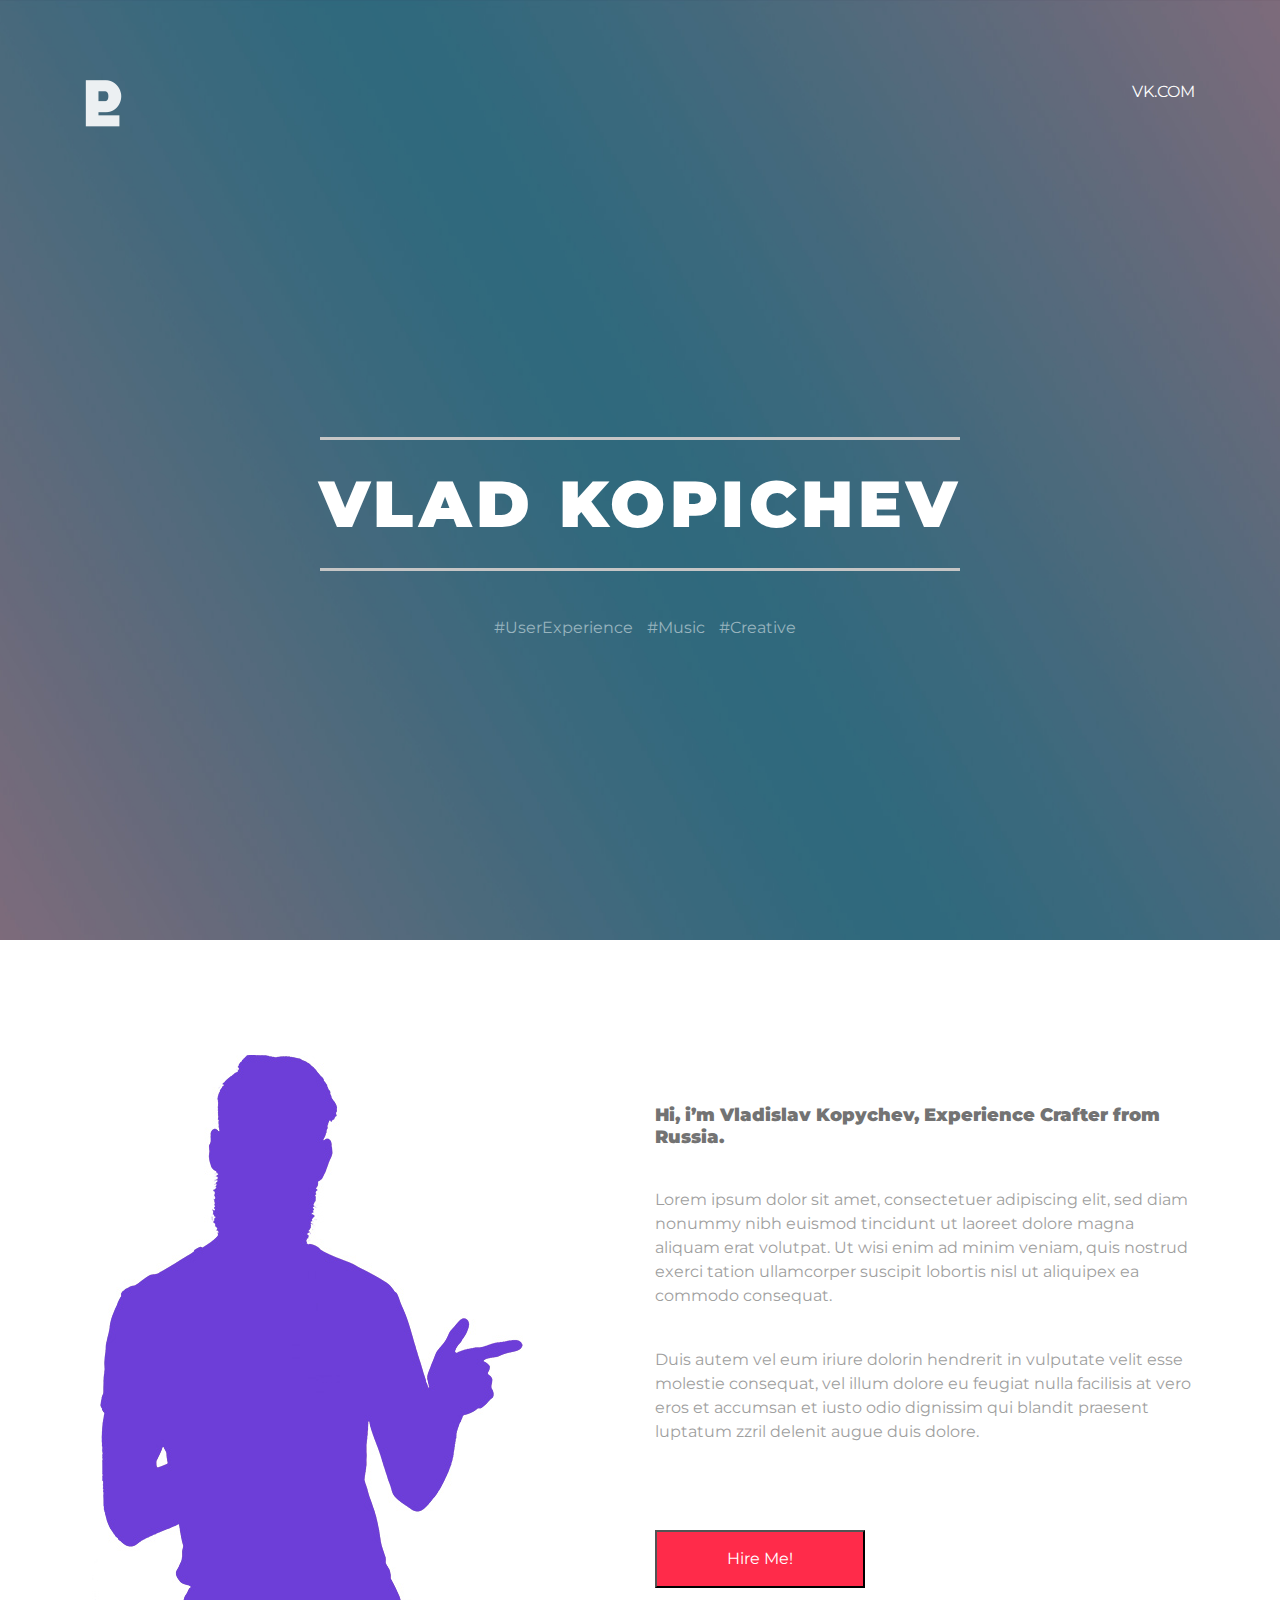
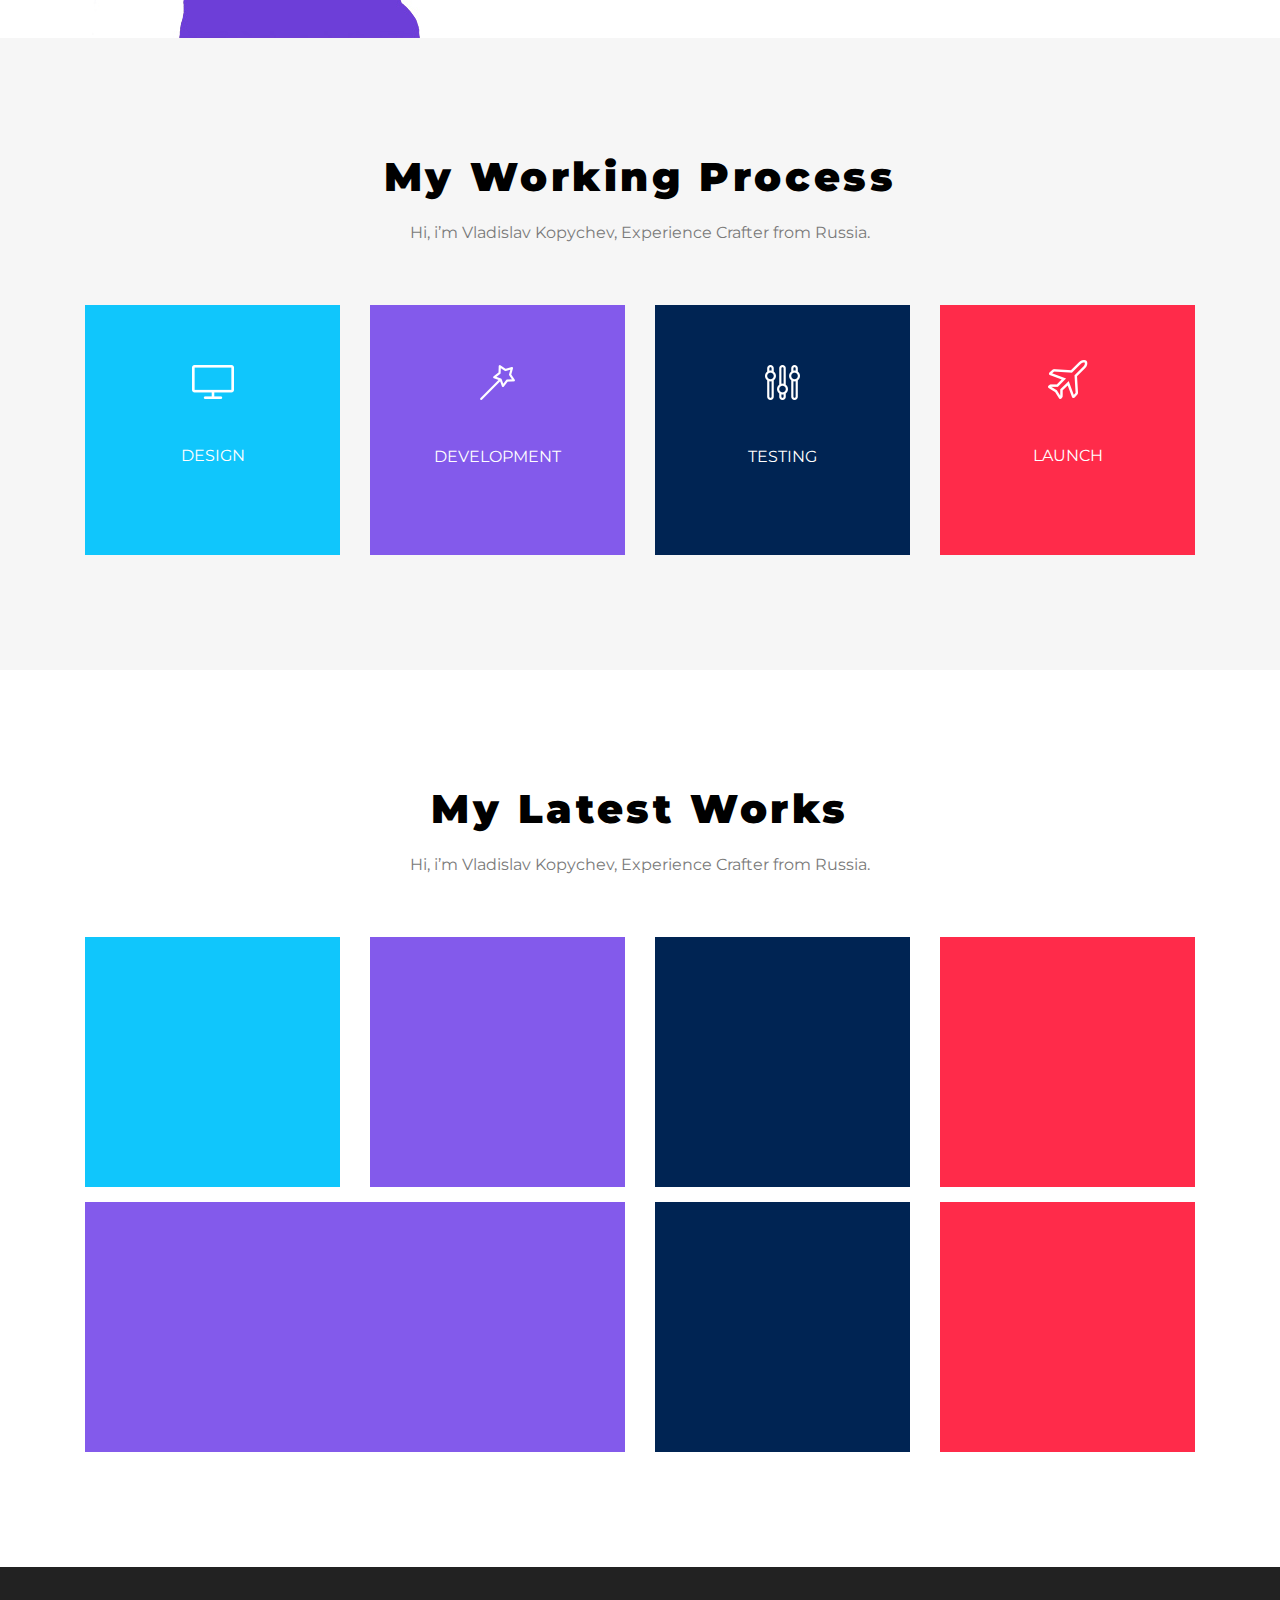
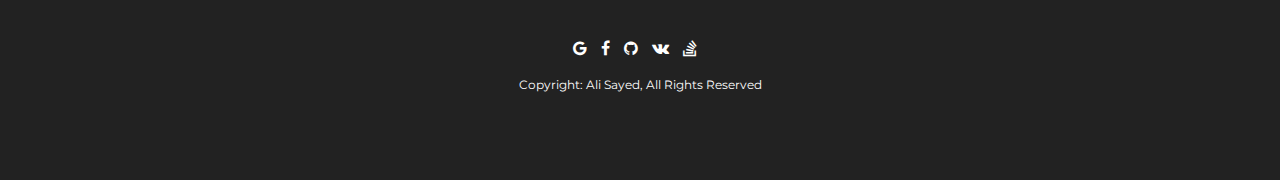
<file: just_simple_adaptive_layout/index.html>
<!DOCTYPE html>
<html lang="en">
<head>
	<meta charset="UTF-8">
	<title>Kopychev Homepage</title>
	<meta name="viewport" content="width=device-width, initial-scale=1, shrink-to-fit=no">
	<link rel="stylesheet" href="https://stackpath.bootstrapcdn.com/bootstrap/4.4.1/css/bootstrap.min.css" integrity="sha384-Vkoo8x4CGsO3+Hhxv8T/Q5PaXtkKtu6ug5TOeNV6gBiFeWPGFN9MuhOf23Q9Ifjh" crossorigin="anonymous">
	<link rel="icon" href="img/favicon.png" type="image/x-icon">
	<link rel="shortcut icon" href="img/favicon.png" type="image/x-icon"> 
	<link href="https://fonts.googleapis.com/css?family=Montserrat:400,900&display=swap" rel="stylesheet">
	<link rel="stylesheet" href="font-awesome/css/font-awesome.min.css">
	<link rel="stylesheet" href="css/main.css">
</head>
<body>
	<header>
		<div class="container">
			<div class="row">
				<div class="col-lg-12">
						<div class="title d-flex justify-content-between">
							<div class="title-logo">
								<img src="img/logo.png" alt="logo">
							</div>
							<div class="title-mail">
								<a href="https://vk.com/id48044996">vk.com</a>
							</div>
						</div>
				</div>
			</div>
			<div class="row">
				<div class="col-lg-12 text-center">
					<div class="title-header pseudo">
						<h1>
							Vlad Kopichev
						</h1>
					</div>
				</div>
			</div>
			<div class="row">
				<div class="col-lg-12 text-center">
					<div class="title__other">
						<span> #UserExperience </span>  <span> #Music </span> <span> #Creative </span> 
					</div>
				</div>
			</div>
		</div>
	</header>



	<section id="first">
		<div class="container">
			<div class="row">
				<div class="col-lg-5 col-12 d-flex justify-content-center">
					<div class="content-face">
						<img src="img/man.jpg" alt="">
					</div>
				</div>
				<div class="col-lg-6 col-12 align-self-center ml-auto">
					<div class="content-text">
						<h3>Hi, i’m Vladislav Kopychev, Experience Crafter from Russia.</h3>
						<p>Lorem ipsum dolor sit amet, consectetuer adipiscing elit, sed diam nonummy nibh euismod tincidunt ut laoreet dolore magna aliquam erat volutpat. Ut wisi enim ad minim veniam, quis nostrud exerci tation ullamcorper suscipit lobortis nisl ut aliquipex ea commodo consequat.</p>
						<p>Duis autem vel eum iriure dolorin hendrerit in vulputate velit esse molestie consequat, vel illum dolore eu feugiat nulla facilisis at vero eros et accumsan et iusto odio dignissim qui blandit praesent luptatum zzril delenit augue duis dolore.</p>
						<button>Hire Me!</button>
					</div>
				</div>
			</div>
		</div>
	</section>



	<section id="second">
		<div class="container">
			<div class="row">
				<div class="col-lg-12">
					<div class="working__title text-center">
						<h2>My Working Process</h2>
						<p>Hi, i’m Vladislav Kopychev, Experience Crafter from Russia.</p>
					</div>
				</div>
			</div>
			<div class="row">
				<div class="col-xl-3 col-lg-6 col-md-6 col-12">
					<div class="working__figure working__figure_one">
						<img src="img/monitor.png" alt="">
						<p>Design</p>
					</div>
				</div>
				<div class="col-xl-3 col-lg-6 col-md-6 col-12">
					<div class="working__figure working__figure_two">
						<img src="img/wand.png" alt="">
						<p>Development</p>
					</div>
				</div>
				<div class="col-xl-3 col-lg-6 col-md-6 col-12">
					<div class="working__figure working__figure_three">
						<img src="img/params.png" alt="">
						<p>Testing</p>
					</div>
				</div>
				<div class="col-xl-3 col-lg-6 col-md-6 col-12">
					<div class="working__figure working__figure_four">
						<img src="img/plane.png" alt="">
						<p>Launch</p>
					</div>
				</div>
			</div>
		</div>
	</section>



	<section id="third">
		<div class="container">
			<div class="row">
				<div class="col-lg-12">
					<div class="working__title text-center">
						<h2>My Latest Works</h2>
						<p>Hi, i’m Vladislav Kopychev, Experience Crafter from Russia.</p>
					</div>
				</div>
			</div>
			<div class="row" id="working-figures">
				<div class="col-xl-3 col-lg-6 col-md-6 col-12">
					<div class="working__figure working__figure_one">
					</div>
				</div>
				<div class="col-xl-3 col-lg-6 col-md-6 col-12">
					<div class="working__figure working__figure_two">
					</div>
				</div>
				<div class="col-xl-3 col-lg-6 col-md-6 col-12">
					<div class="working__figure working__figure_three">
					</div>
				</div>
				<div class="col-xl-3 col-lg-6 col-md-6 col-12">
					<div class="working__figure working__figure_four">
					</div>
				</div>
			</div>
			<div class="working__figures">
				<div class="row">
					<div class="col-xl-6 col-lg-12 col-md-12">
						<div class="working__figures_one">
						</div>
					</div>
					<div class="col-xl-3 col-lg-6 col-md-6 col-12">
						<div class="working__figure working__figure_three">
						</div>
					</div>
					<div class="col-xl-3 col-lg-6 col-md-6 col-12">
						<div class="working__figure working__figure_four">
						</div>
					</div>
				</div>
			</div>
		</div>
	</section>



	<footer>
		<div class="container">
			<div class="row">
				<div class="col-12 text-center">
					<i class="fa fa-google" aria-hidden="true"></i>
					<i class="fa fa-facebook" aria-hidden="true"></i>
					<i class="fa fa-github" aria-hidden="true"></i>
					<i class="fa fa-vk" aria-hidden="true"></i>
					<i class="fa fa-stack-overflow" aria-hidden="true"></i>
				</div>
			</div>
			<p class="text-center">Copyright: Ali Sayed, All Rights Reserved</p>
		</div>
	</footer>
</body>
</html>
</file>
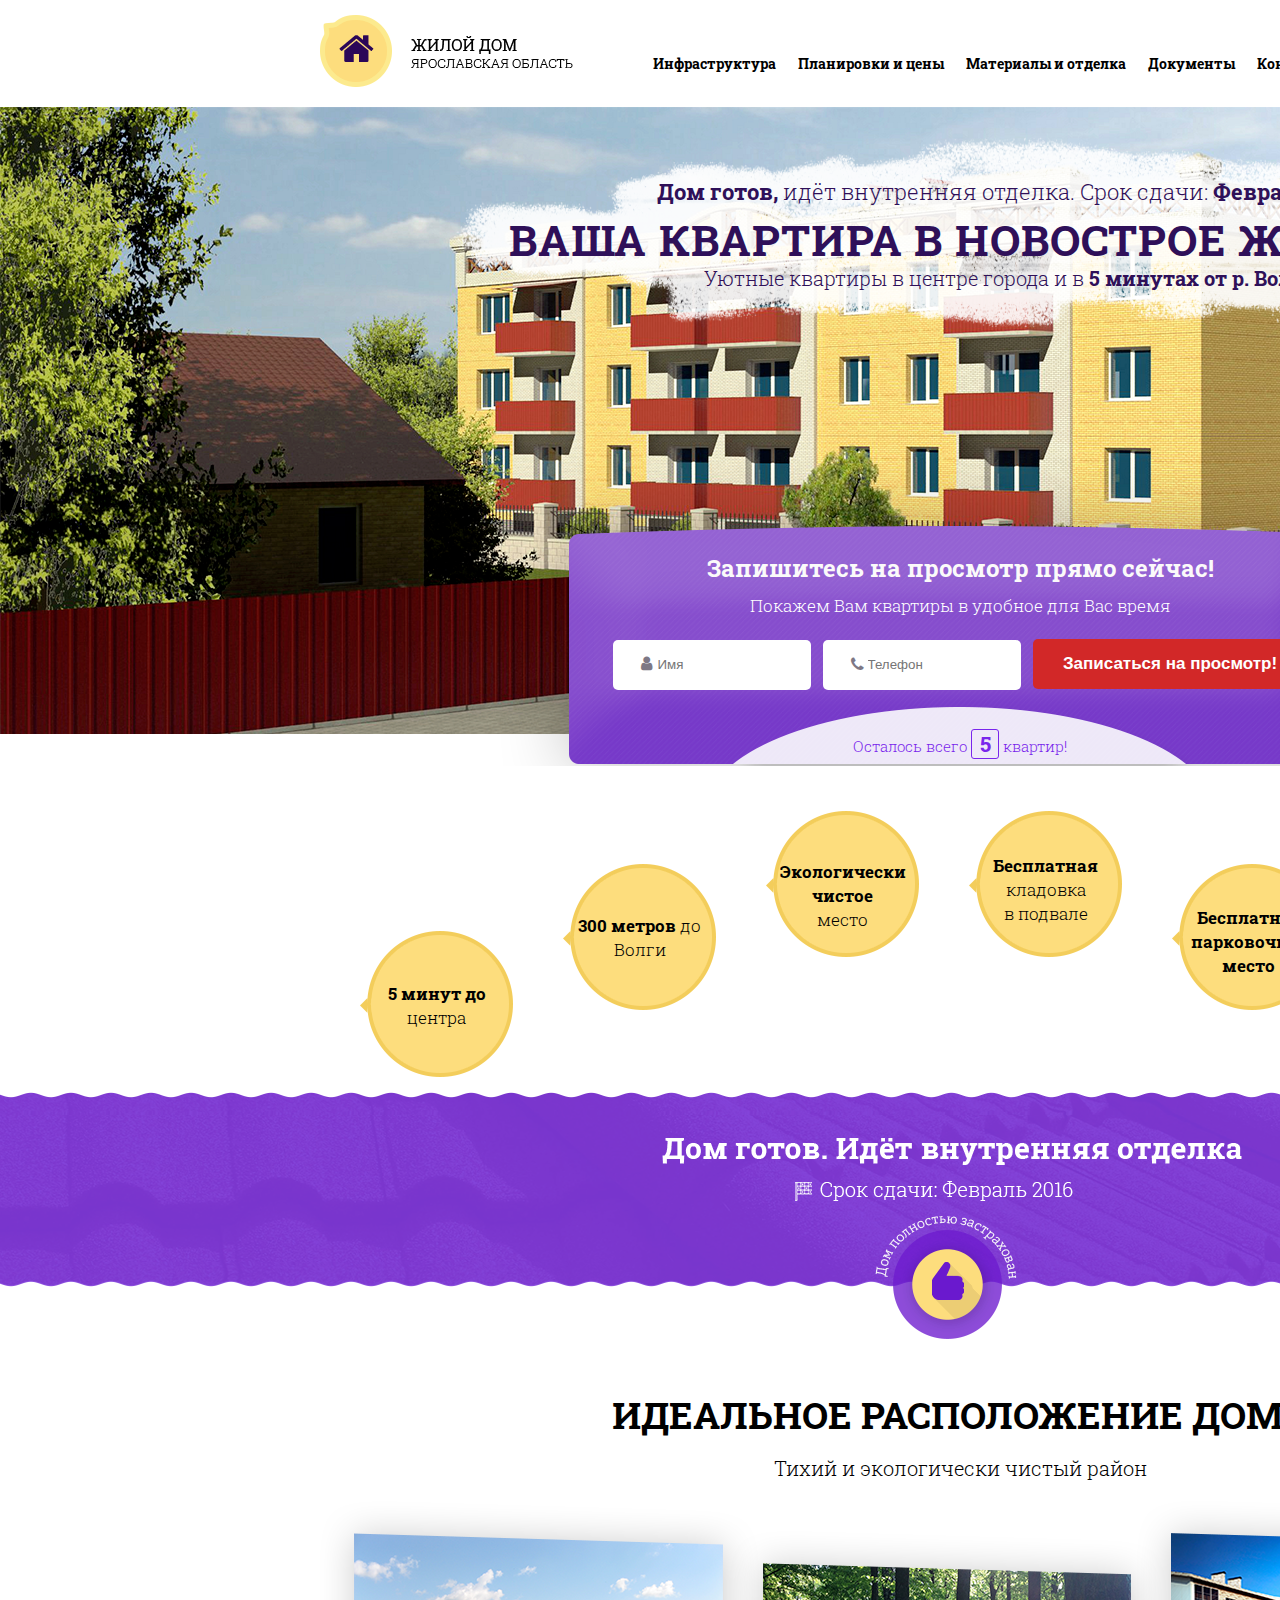
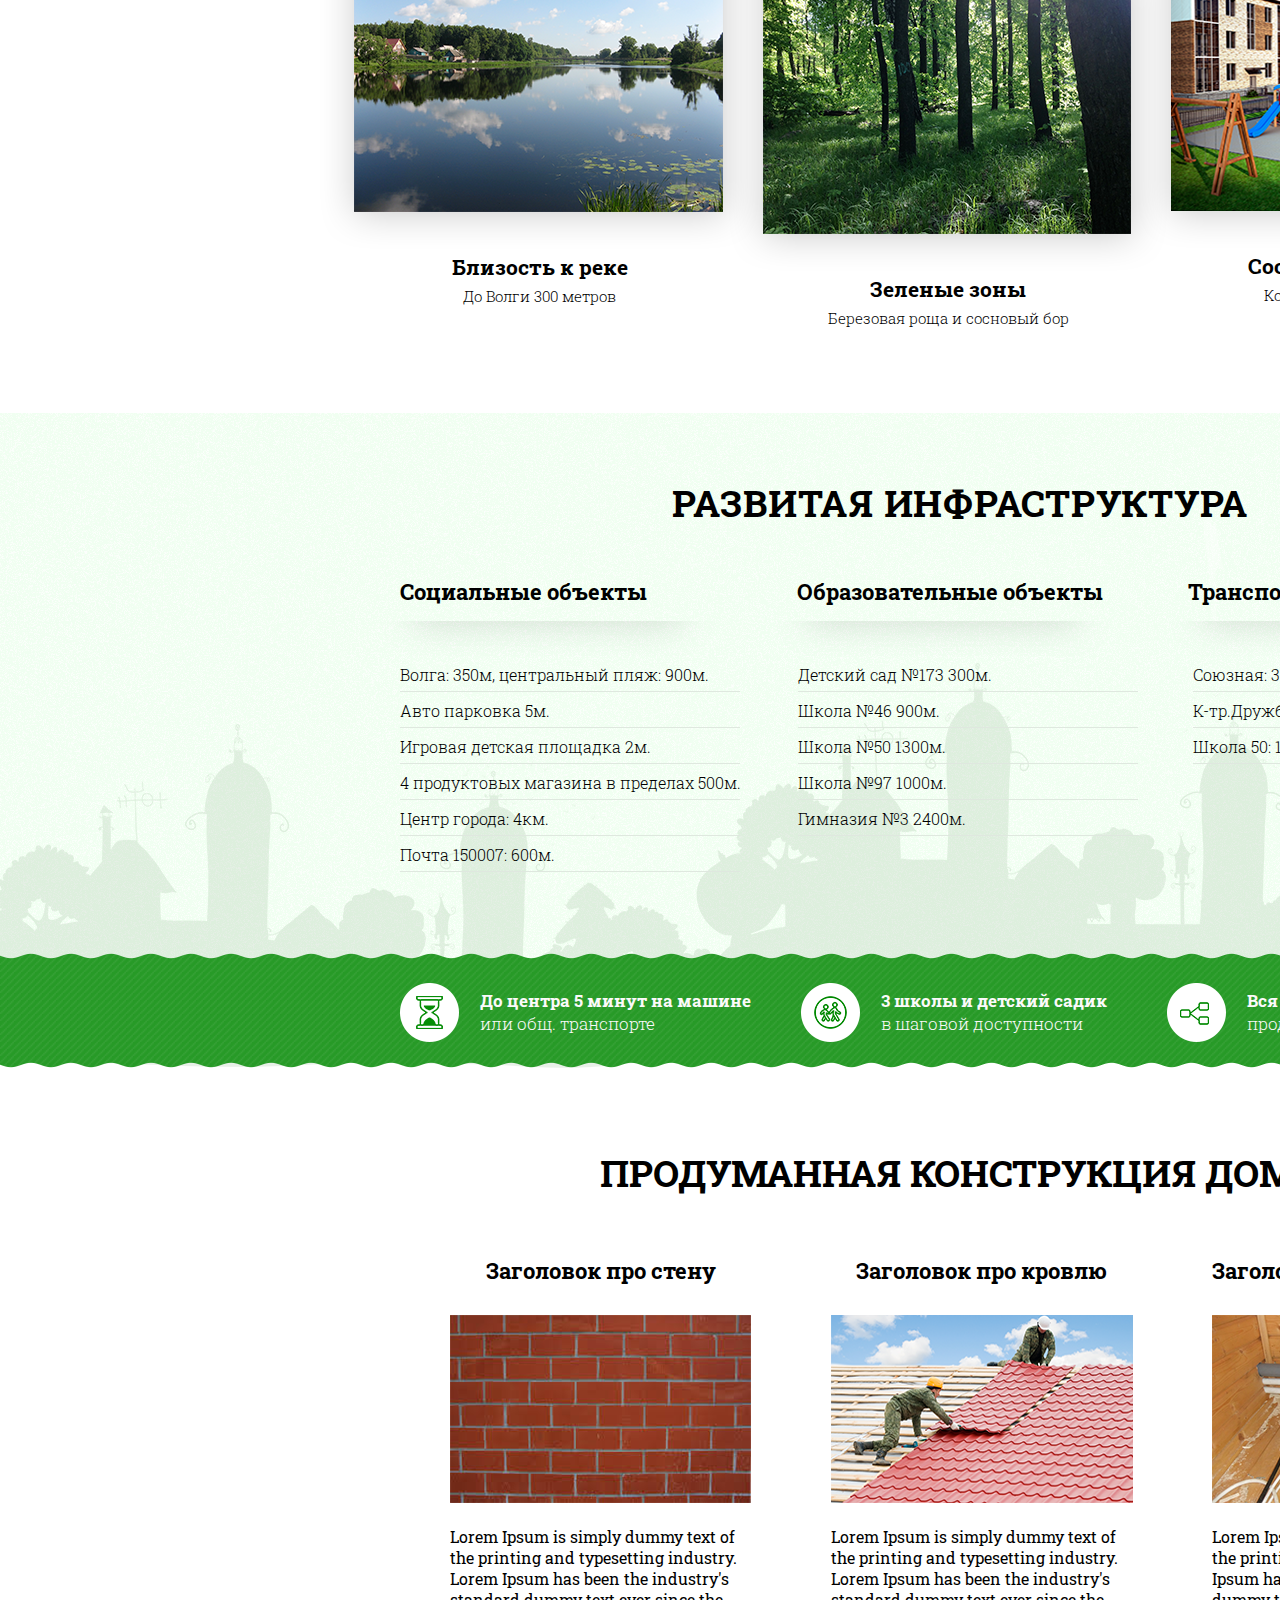
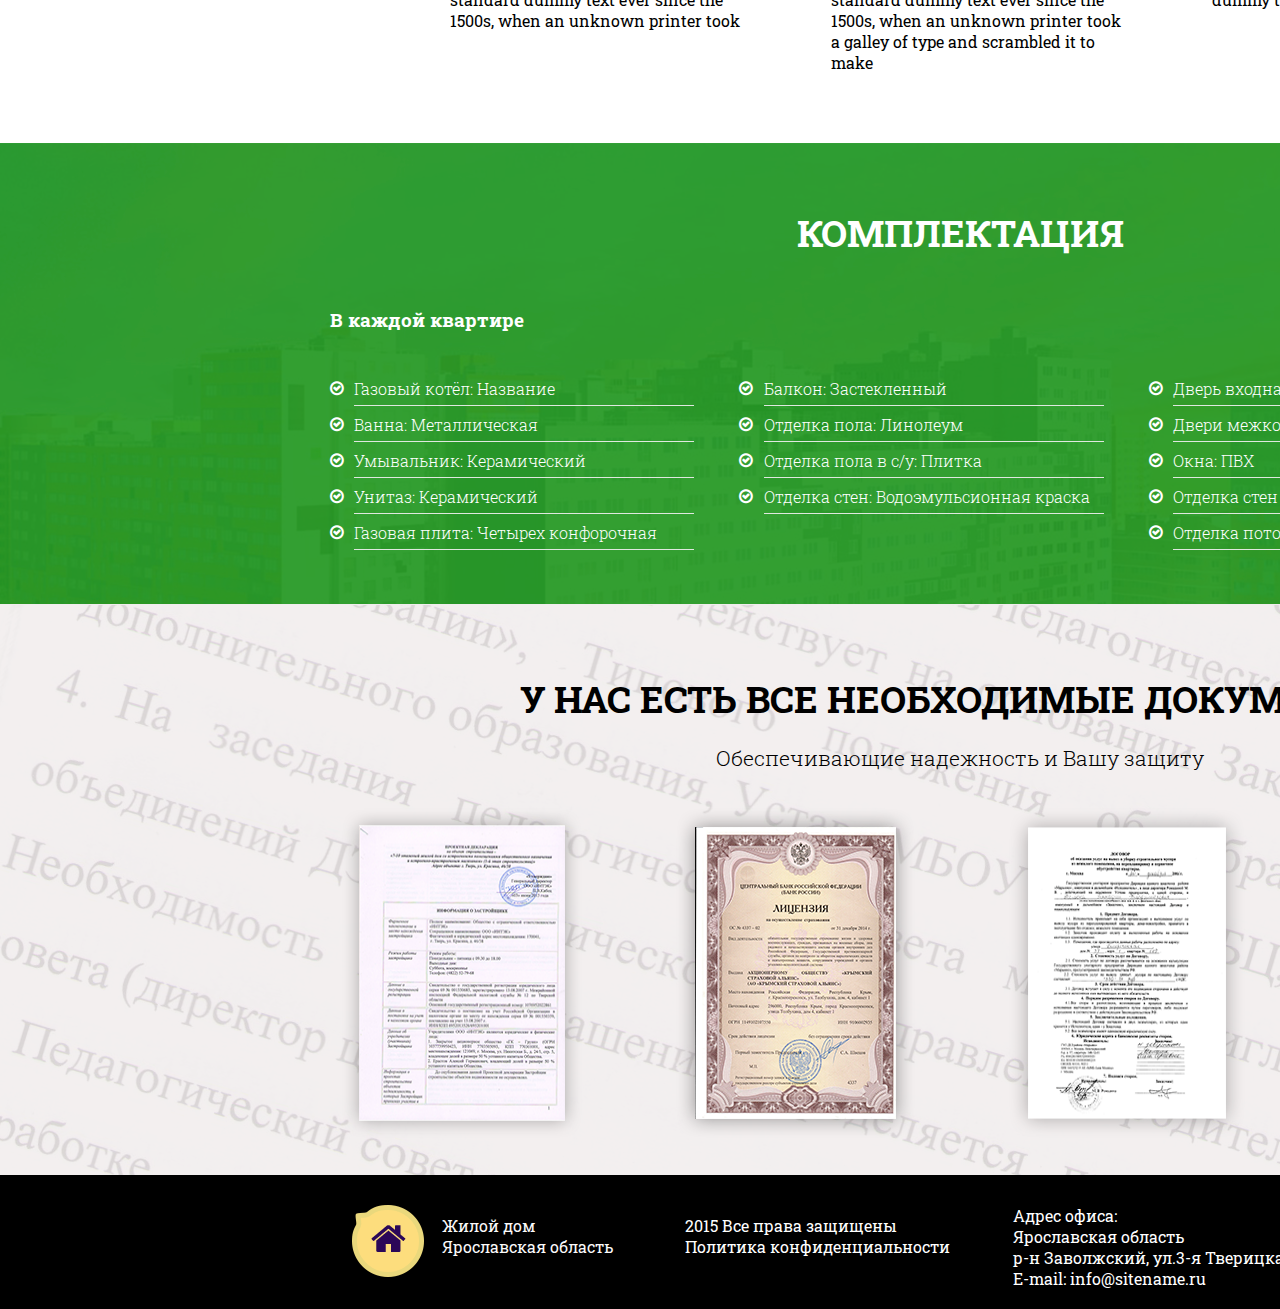
<file: first_layout/first_layout/index.html>
<!DOCTYPE html>
<html lang="ru">
<head>
    <meta charset="UTF-8">
    <meta name="viewport" content="width=device-width, initial-scale=1.0">
    <meta http-equiv="X-UA-Compatible" content="ie=edge">
    <link rel="stylesheet" href="font-awesome/css/font-awesome.min.css">
    <link rel="stylesheet" href="stylesheet/style.css">
    <title>first_seriosly_maket</title>
</head>
<body>




    
	<header>



        <nav class="container clearfix">

            
        <div class="nav__img">	
<img src="img/logo_home.png" alt="">
        </div>

        <div class="nav__home">
<img src="img/home_of_life.png" alt="">
        </div>

        <ul>
            <li> <a href="#"> Инфраструктура  </a>    </li> 
            <li> <a href="#"> Планировки и цены </a> </li> 
            <li> <a href="#"> Материалы и отделка </a> </li> 
            <li> <a href="#"> Документы </a> </li> 
            <li> <a href="#"> Контакты </a> </li> 
        </ul>

        <div class="nav__right">
        <img src="img/number.png" alt="">
        <a href="#"> <img src="img/get_callphone.png" class="nav__callphone" alt=""> </a>
        </div>



</nav>


        <div class="header__2part">


    <div class="header__container container">
        <div class="header__cloude">

            <div class="header__head ">
                <div>
                    <span>Дом готов,</span> идёт внутренняя отделка. Срок сдачи: <span>Февраль 2016</span> 
                </div>
                <h1>
                    Ваша квартира в новострое ждет вас
                </h1>
                <div>
                    Уютные квартиры в центре города и в <span>5 минутах от р. Волга</span> 
                </div>
            </div>

        </div>

    </div>



    <div class="header__bottom container">
        

    <div class="header__title">
        <h3>
            Запишитесь на просмотр прямо сейчас!
        </h3>
        <div>
            Покажем Вам квартиры в удобное для Вас время
        </div>
    </div>



    <form action="#">
        <span id="form__item_1"><i class="fa fa-user" aria-hidden="true"></i><input type="text" class="input" placeholder="Имя" required></span> 
        <span id="form__item_2"><i class="fa fa-phone" aria-hidden="true"></i><input type="tel" class="input" placeholder="Телефон" required></span> 
         <button type="submit">Записаться на просмотр!</button>
     </form>


 <div class="caption">Осталось всего <span>5</span> квартир!</div>
 <!-- <div class="header__half_circle"></div> -->
 </div>

</div>



    </header>





<section>


    
    <div class="container">
    <ul class="section__list clearfix">

        <li class="section__list_item">
              <span class="section__bold">5 минут до</span><br>центра 
        </li>
        <li class="section__list_item">
              <span class="section__bold">300 метров</span> до Волги 
        </li>
        <li class="section__list_item">
              <span class="section__bold"> Экологически чистое</span><br> место 
        </li>
        <li class="section__list_item">
              <span class="section__bold">Бесплатная</span> кладовка<br> в подвале 
        </li>
        <li class="section__list_item"> 
             <span class="section__bold">Бесплатное парковочное место </span>
        </li>
        <li class="section__list_item">
              <span class="section__bold">Бюджетная</span>  <span class="section__bold_15">отделка под ключ:</span><br> въехал и живи 
        </li>

    </ul>
</div>
 
<div class="section__border">
    
</div>



</section>





<section class="third container">



    <div class="third__title container">
        <h3 class="third__head">
            Идеальное расположение дома
        </h3>

        <p>
            Тихий и экологически чистый район
        </p>
    </div>

    <ul class="third__list container clearfix">
        <li class="third__list_item">
            <img src="img/closer_river.png" alt="river">
            <h4>
                Близость к реке
            </h4>

            <p>
                До Волги 300 метров
            </p>
        </li>
        <li class="third__list_item">
            <img src="img/green_zones.png" alt="Green_zona">
            <h4>
                Зеленые зоны
            </h4>

            <p>
                Березовая роща и сосновый бор
            </p>
        </li>
        <li class="third__list_item">
            <img src="img/neighboors_atmosphere.png" alt="neighboors_atmosphere">
            <h4>
                Соседи и атмосфера
            </h4>

            <p>
                Коттеджи и деревенская <br>
                застройка вокруг
            </p>
        </li>
    </ul>



</section>





<section class="four container">
            


        <h2 class="container">
            Развитая инфраструктура
        </h2>
    
        <div class="four__title clearfix container">
        <h3>
            Социальные объекты
        </h3>
    
        <h3>
            Образовательные объекты
        </h3>

        <h3>
            Транспортные остановки
        </h3>
    </div>

        <div class="four__bg container">
    <div class="four__menu_miss"></div>
    <div class="four__menu_miss"></div>
    <div class="four__menu_miss"></div>
        </div>
    
<!-- ________________________menu for section four____________________________ -->
        <div class="four__menu clearfix container">
            
            <ul class="four__menu_list">
                <li class="pseudo">Волга: 350м, центральный пляж: 900м.</li>
                <li class="pseudo">Авто парковка   5м.</li>
                <li class="pseudo">Игровая детская площадка    2м.</li>
                <li class="pseudo">4 продуктовых магазина в пределах 500м.</li>
                <li class="pseudo">Центр города: 4км.</li>
                <li class="pseudo">Почта 150007: 600м.</li>
            </ul>
            
            
            <ul class="four__menu_list">
                <li class="pseudo">Детский сад №173   300м.</li>
                <li class="pseudo">Школа №46 900м.</li>
                <li class="pseudo">Школа №50  1300м.</li>
                <li class="pseudo">Школа №97 1000м.</li>
                <li class="pseudo">Гимназия №3 2400м.</li>
            </ul>
            
            
            <ul class="four__menu_list">
                <li class="pseudo">Союзная: 300м.</li>
                <li class="pseudo">К-тр.Дружба: 600м.</li>
                <li class="pseudo">Школа 50: 1100м.</li>
            </ul>   
</div>



    <ul class="four__bottom_list clearfix container">
        <li class="four__list_item">
            <div> 
              <span> До центра 5 минут на машине</span><br>
            или общ. транспорте
            </div>
        </li>

        <li class="four__list_item">
            <div>
            <span>3 школы и детский садик</span><br>
            в  шаговой доступности
            </div>
        </li>

        <li class="four__list_item">
            <div>
                <span>Вся необходимая инфрастуктура</span><br>
            продумана и обеспечена
            </div>
        </li>
    </ul>



</section>





<section class="five container">



<h3 class="container">
    Продуманная конструкция дома
</h3>

<ul class="five__list clearfix container">
    <li class="five__list_item">
        <h4>
            Заголовок про стену
        </h4>

        <img src="img/wall.png" alt="wall">

        <span>
            Lorem Ipsum is simply dummy text of the printing and typesetting industry. Lorem Ipsum has been the industry's standard dummy text ever since the 1500s, when an unknown printer took 
        </span>
    </li>


    <li class="five__list_item"> 
        <h4>
            Заголовок про кровлю
        </h4>

        <img src="img/roof.png" alt="roof">

        <span>
            Lorem Ipsum is simply dummy text of the printing and typesetting industry. Lorem Ipsum has been the industry's standard dummy text ever since the 1500s, when an unknown printer took a galley of type and scrambled it to make  
        </span>
    </li>


    <li class="five__list_item">
        <h4>
            Заголовок про канализацию
        </h4>

        <img src="img/kanaliz.png" alt="kanaliz">

        <span>
            Lorem Ipsum is simply dummy text of <br> the printing and typesetting industry. Lorem Ipsum has been the industry's standard dummy text ever
        </span>
    </li>
</ul>



</section>





<section class="six">



<h3 class="container">
    Комплектация
</h3>

<div class="six__title container">
    В каждой квартире
</div>

<div class="six__block_list container clearfix">
<ul class="six__list fa-ul">
    <li class="pseudo"><i class="fa-li fa fa-check-circle-o"></i>Газовый котёл: Название</li>
    <li class="pseudo"><i class="fa-li fa fa-check-circle-o"></i>Ванна: Металлическая</li>
    <li class="pseudo"><i class="fa-li fa fa-check-circle-o"></i>Умывальник: Керамический</li>
    <li class="pseudo"><i class="fa-li fa fa-check-circle-o"></i>Унитаз: Керамический</li>
    <li class="pseudo"><i class="fa-li fa fa-check-circle-o"></i>Газовая плита: Четырех конфорочная</li>
</ul>

<ul class="six__list fa-ul">
    <li class="pseudo"><i class="fa-li fa fa-check-circle-o"></i>Балкон: Застекленный</li>
    <li class="pseudo"><i class="fa-li fa fa-check-circle-o"></i>Отделка пола: Линолеум</li>
    <li class="pseudo"><i class="fa-li fa fa-check-circle-o"></i>Отделка пола в с/у: Плитка</li>
    <li class="pseudo"><i class="fa-li fa fa-check-circle-o"></i>Отделка стен: Водоэмульсионная краска</li>
</ul>

<ul class="six__list fa-ul">
    <li class="pseudo"><i class="fa-li fa fa-check-circle-o"></i>Дверь входная:  Стальная</li>
    <li class="pseudo"><i class="fa-li fa fa-check-circle-o"></i>Двери межкомнатные: Деревянные</li>
    <li class="pseudo"><i class="fa-li fa fa-check-circle-o"></i>Окна: ПВХ</li>
    <li class="pseudo"><i class="fa-li fa fa-check-circle-o"></i>Отделка стен в с/у: Частично плитка керамическая</li>
    <li class="pseudo"><i class="fa-li fa fa-check-circle-o"></i>Отделка потолков: Водоэмульсионная краска</li>
</ul>
</div>



</section>





<section class="seven">
    <div class="seven__title">
        <h3>
            У НАС ЕСТЬ ВСЕ НЕОБХОДИМЫЕ ДОКУМЕНТЫ
        </h3>
        
        <p>
            Обеспечивающие надежность и Вашу защиту
        </p>
    </div>

<div class="seven__documents container">
    <img src="img/seven_document_one.png" alt="oneDocument">

    <img src="img/seven_document_two.png" alt="twoDocument">

    <img src="img/seven_document_three.png" alt="threeDocument">

    <img src="img/seven_document_four.png" alt="fourDocument">
</div>
    
</section>





<footer>



    <div class="footer__flex container">

          <div class="footer__title">

            <div class="nav__img">	
                <img src="img/logo_home.png" alt="">

                <div class="footer__home">
                    <span>Жилой дом</span><br>
                    Ярославская область
                </div> 
                    </div>
                        </div>  
        
        <div class="footer__one">
            2015 Все права защищены <br>
            Политика конфиденциальности
        </div>

        <div class="footer__two">
            <span>Адрес офиса:</span> <br>
            Ярославская область <br> 
            р-н Заволжский, ул.3-я Тверицкаяд.32 <br>
            <span>E-mail:</span> info@sitename.ru
        </div>

        <div class="nav__right">
        <span>+7 (495) 544-23-12</span>
        <a href="#"> <img src="img/get_callphone.png" class="nav__callphone" alt=""> </a>
        </div>

</div>



</footer>





</body>
</html>
</file>
<file: just_simple_adaptive_layout/css/main.css>
body {
	font-family: 'Montserrat', sans-serif;
	font-size: 16px;
	color: #000;
}

header {
	background: url(../img/bg.jpg) no-repeat center top / cover;
}

.title {
	margin-top: 80px;
	margin-bottom: 285px;
	color: #edf0f2;
}

.title-header h1 {
	font-size: 4.063rem;
	font-weight: 900;
    color: #fff;
    letter-spacing: 0.07em;
    text-transform: uppercase;
}

.title__other {
    margin-top: 20px;
    margin-bottom: 300px;
    color: #98b4be;
}

.title__other span {
    display: inline-block;
    margin-left: 10px;
}

.title-mail a {
    text-decoration: none;
    color: #fff;
    text-transform: uppercase;
}

.pseudo:after {
    content: "";
    display: block;
    background: #c6c6c6;
    max-width: 640px;
    height: 3px;
    margin: 25px auto 25px auto;
}

.pseudo:before {
    content: "";
    display: block;
    background: #c6c6c6;
    max-width: 640px;
    height: 3px;
    margin: 25px auto 25px auto;
}



#first {
    padding-top: 115px;
}

.content-text h3 {
    font-size: 1.125rem;
    color: #737373;
    font-weight: 900;
}

.content-text p {
    margin-top: 40px;
    color: #9f9f9f;
}

.content-text button {
    margin-top: 70px;
    padding: 15px 70px 15px 70px;
    color: white;
    background: #ff2b4a;
}



#second {
    background: #f6f6f6;
    padding-top: 115px;
    padding-bottom: 115px;
}

.working__title {
    margin-bottom: 60px;
}

.working__title h2 {
    font-weight: 900;
    font-size: 2.5rem;
    margin-bottom: 20px;
    letter-spacing: 0.09em;
}

.working__title p {
    color: #7a7a7a;
}

.working__figure {
    min-width: 250px;
    min-height: 250px;
    background: #10c6fc;
    text-align: center;
    padding-top: 60px;
    padding-bottom: 60px;
    text-transform: uppercase;
    color: #fff;
}

.working__figure p {
    margin-top: 45px;
}

.working__figure_four {
    padding-top: 55px;
    background: #ff2b4a;
}

.working__figure_three {
    background: #002453;
}

.working__figure_two {
    background: #835aeb;
}



#third {
    padding-top: 115px;
    padding-bottom: 115px;
}

.working__figures {
    margin-top: 15px;
}

.working__figures_one {
    background: #835aeb;
    min-width: 250px;
    min-height: 250px;
}

footer {
    background: #222222;
    padding-top: 70px;
    padding-bottom: 70px;
}

footer i {
    margin-right: 10px;
    color: #fff;
}

footer p {
    color: #fff;
    font-size: 0.75rem;
    margin-top: 15px;
}



@media screen and (max-width: 992px) {
    .content-text {
        margin-top: 10%;
    }

    .content-text button {
        margin-bottom: 10%;
    }
}

@media screen and (max-width: 1200px) {
    #working-figures .working__figure {
        margin-bottom: 20px;
    }

    .working__figure_four, 
    .working__figure_three {
        margin-top: 20px;
    }
}
</file>
<file: first_layout/first_layout/stylesheet/style.css>
@import url('https://fonts.googleapis.com/css?family=Roboto+Slab:300,400,500,700&display=swap');

body {
	padding: 0px;
    margin: 0px;
    font-family: 'Roboto Slab', 'Times New Roman', serif;
    font-size: 16px;
    box-sizing: border-box;
}

.clearfix:after {
	content:'';
	display: table;
    width: 100%;
    clear: both;
}

header {
	background: #fff;
    width: 1920px;
    padding-top: 15px; 
}

.container {
    width: 1280px;
    margin: 0 auto;
}

.nav__img {
    width: 73px;
    height: 73px;
    background: url(../img/logo_back.png) no-repeat ;
}

.nav__img img {
    padding: 20px 19px 0 19px;
}

nav div, nav ul {
    float: left;
}

.nav__home {
    margin: 21px 50px 28px 18px;
}

.nav__right {
    float: right;
    width: 179px;
    height: 70px;
}

.nav__callphone:hover {
    background: #f7f2fe;
}

.nav__callphone {
    border: 1px solid #2f1059;
    border-radius: 5px;
    width: 139px;
    height: 13px;
    padding: 11px 5px 13px 11px;
    margin-left: 20px;
    margin-top: 4px;
}

header ul {
    display: inline;
    list-style: none;
    padding-left: 20px;
    margin-top: 31px;
}

header ul li {
    float: left;
    margin-right: 2px;
    font-size: 14px;
    font-weight: bold;
    border-radius: 5px;
    padding: 10px;
    text-align: center;
    line-height: 2.5em;
    margin-top: -10px;
}

header ul li a {
    text-decoration: none;
    color: #000000;
}

header ul li:hover {
   
    background: #f7f2fe;
    cursor: pointer;
    
}

.header__container {
    padding-top: 30px;
}

.header__cloude {
    background: url(../img/cloude.png) no-repeat;
    width: 1111px;
    height: 191px;
    margin: 0 36px 0 auto;

}

.header__head {
    text-align: center;
    padding-top: 40px;
    z-index: 10;
    
}

.header__head div span {
    font-size: 22px;
    font-weight: bold;
}

h1 {
    font-family: 'Roboto Slab';
    font-size: 43px;
    font-weight: bold;
    color: #2f1059;
    text-transform: uppercase;
    letter-spacing: 0.02em;
    margin-top: 5px;
    margin-right: 31px;
}

.header__head div:nth-child(1) {
    font-size: 22px;
    font-weight: 300;
    color: #2f1059;
}

.header__head div:nth-child(3) {
    font-size: 20px;
    font-weight: 300;
    color: #2f1059;
    margin-top: -32px;
}

.header__head div:nth-child(3) span {
    font-size: 20px;
    font-weight: bold;
}

.header__2part {
    background: url(../img/display_1.png) no-repeat;
    width: 1920px;
    display: block;
    margin: 0 auto;
}

.header__bottom {
    margin: 130px auto 0 auto;
    background: url(../img/form_connect.png) no-repeat;
    text-align: center;
    width: 920px;
    height: 238px;
    padding-top: 70px;
    
}

.caption {
    margin-top: 40px;
    font-size: 15.3px;
    color: #7925ec;
    font-weight: 300;
    
}

.caption span {
    border: 1px solid #7925ec;
    border-radius: 3px;
    padding: 0 7.5px;
    font-size: 20.7px;
    font-weight: bold;
}

.input {
    width: 151px;
    height: 48px;
    padding-left: 45px;
    border-radius: 5px;
    margin-right: 8px;
    border: none;
}

form button {
    width: 275px;
    height: 50px;
    border-radius: 5px;
    background: #d22828;
    color: #fff;
    font-size: 17px;
    font-weight: bold;
    border: none;
    margin-bottom: -1px;
}

form button:hover {
    cursor: pointer;
}

header span i {
    color: #7e7885;
}


#form__item_1 {
    position: relative;
    
}

#form__item_1 i {
    position: absolute;
    left: 28px;
    top: 3px;
}

#form__item_2 {
    position: relative;
}

#form__item_2 i {
    position: absolute;
    left: 28px;
    top: 4px;
}

 .header__title h3 {
    margin-bottom: 10px;
    font-size: 24px;
    font-weight: bold;
    color: #fbfafa;
 }

.header__title div {
    margin-bottom: 22px;
    font-size: 17px;
    font-weight: 300;
    color: #fff;
} 



/* ___________________________________________________^^^section_header_END_HERE!^^^______________________________________________ */



section {
    width: 1920px;
    margin: 0 auto;
}

.section__list_item {
    background: url(../img/almost_circle.png) no-repeat;
    float: left;
    width: 153px;
    height: 146px;
    margin-top: 165px;
    margin-right: 50px;
    text-align: center;
    list-style: none;
    padding: 51px 0 0;
    line-height: 1.4em;
}

.section__list_item:nth-child(2) {
    padding: 50px 0 0;
    margin-top: 98px;
}

.section__list_item:nth-child(3) {
    padding: 49px 0 0;
    margin-top: 45px;
}

.section__list_item:nth-child(4) {
    padding: 43px 0 0;
    margin-top: 45px;
}

.section__list_item:nth-child(5) {
    padding: 42px 0 0;
    margin-top: 98px;
}

.section__list_item:nth-child(6) {
    padding: 38px 0 0;
    margin-top: 165px;
    margin-right: 0;
}

.section__list {
    font-size: 17px;
    font-weight: 300;
    display: block;
    margin: 0 auto 0;
}

.section__bold {
    font-size: 17px;
    font-weight: bold;
}

.section__bold_15 {
    font-size: 15px;
    font-weight: bold;
}

.section__border {
    display: block;
    margin: -36px auto 51px auto;
    background: url(../img/home_is_ready.png) no-repeat;
    width: 1920px;
    height: 247px;   
}



/* ___________________________________________________^^^section_2_END_HERE!^^^______________________________________________ */



.third {
    width: 1920px;
}

.third__title {
    display: block;
    margin: 0 auto;
}

.third__head {
    text-align: center;
    font-size: 37px;
    font-weight: bold;
    text-transform: uppercase;
}

.third__title p {
    text-align: center;
    font-size: 20px;
    font-weight: 300;
    margin-top: -21px;
}

.third__list {
    padding-left: 0px;
}

.third__list_item {
    float: left;
    list-style: none;
    text-align: center;
}

.third__list_item h4 {
    margin: 0 0 -10px 0;
    font-size: 21px;
    font-weight: bold;
}

.third__list_item p {
    font-size: 15px;
    font-weight: 300;
}

.third__list_item:nth-child(1) {
    margin-right: -30px;
}

.third__list_item:nth-child(2) {
    margin-top: 30px;
    margin-right: -30px;
}



/* ___________________________________________________^^^section_3_END_HERE!^^^______________________________________________ */



.four {
    width: 1920px;
    margin-top: 70px;
    background: url(../img/bg_four.png) no-repeat;
    height: 655px;
    margin-bottom: 80px;
}

.four h2 {
    text-align: center;
    padding-top: 65px;
    display: block;
    font-size: 37px;
    font-weight: bold;
    text-transform: uppercase;
    padding-bottom: 28px;
    letter-spacing: 0.02em; 
}

.four__title {
    font-size: 19px;
    font-weight: bold;
}

.four__title h3 {
    float: left;
    display: block;
    margin-bottom: 0px;
}

.four__title h3:nth-child(1) {
    margin-right: 150px;
    margin-left: 80px;
}

.four__title h3:nth-child(2) {
    margin-right: 85px;
}

.four__title h3:nth-child(3) {
    margin-right: 65px;
}

.four__menu {
    display: block;
    font-size: 16px;
    font-weight: 300;
    margin: 0 auto;
}

.four__menu_list li { 
    list-style: none;
}

.four__menu_list {
    padding-left: 80px;
    float: left;
}

.four__menu_list:nth-child(2) {
    padding-left: 57px;
}

.four__menu_list:nth-child(3) {
    padding-left: 55px;
}

.four__menu_miss {
    background: url(../img/between_title_menu.png) no-repeat;
    width: 355px;
    height: 35px;
    float: left;
    display: block;
}

.four__bg {
    margin: 0 auto;
    margin-top: 15px;
    margin-bottom: 0px;
}

.four__menu_miss:nth-child(1) {
    margin-right: 40px;
    margin-left: 60px;
}

.four__menu_miss:nth-child(2) {
    margin-right: 40px;
}

.four__menu_list {
    margin-top: 8px;
}

.pseudo:after {
    content: "";
    display: block;
    background: #dfe8df;
    width: 340px;
    height: 1px;
    margin: 6px 0 8px 0;
}

.four__bottom_list {
    margin-top: 80px;
}

.four__list_item {
    display: block;
    float: left;
    margin-right: 100px;
    font-size: 17px;
    font-weight: 300;
}

.four__list_item span {
    font-weight: bold;
}

.four__list_item:nth-child(1) {
    background: url(../img/one_item.png) no-repeat left center;
    display: block;
    padding-left: 80px;
    padding-top: 13px;
    height: 59px;
    color: #fbfafa;
    margin-right: 50px;
    margin-left: 60px;
}

.four__list_item div {
    display: inline;
}

.four__list_item:nth-child(2) {
    background: url(../img/two_item.png) no-repeat left center;
    display: block;
    padding-left: 80px;
    padding-top: 13px;
    height: 59px;
    color: #fbfafa;
    margin-right: 60px;
}

.four__list_item:nth-child(3) {
    background: url(../img/three_item.png) no-repeat left center;
    display: block;
    padding-left: 80px;
    padding-top: 13px;
    height: 59px;
    color: #fbfafa;
    margin-right: 0;
}



/* ___________________________________________________^^^section_4_END_HERE!^^^______________________________________________ */



.five {
    width: 1920px;
}

.five h3 {
    font-size: 37px;
    font-weight: bold;
    text-align: center;
    text-transform: uppercase;
    margin-bottom: 30px;
}

.five__list {

    list-style: none;
    padding-left: 0;
    display: block;
    margin: 0 auto;
    margin-bottom: 70px;
}

.five__list_item {
    float: left;
    display: block;
    width: 301px;
    text-align: center;
}

.five__list_item img {
    display: block;
    margin-bottom: 23px;
}

.five__list_item:nth-child(1) {
    margin-left: 130px;
    margin-right: 80px;
}

.five__list_item:nth-child(2) {
    margin-right: 80px;
}

.five__list_item:nth-child(3) {
    width: 340px;
    text-align: left;
} 

.five__list h4 {
    font-size: 22px;
    font-weight: bold;
}

.five__list_item span {
    display: block;
    text-align: left;
}



/* ___________________________________________________^^^section_5_END_HERE!^^^______________________________________________ */



.six {
    width: 1920px;
    background: url(../img/bg_six.png) no-repeat;
    
}

.six h3 {
    padding-top: 65px;
    padding-bottom: 50px;
    font-size: 37px;
    font-weight: bold;
    text-transform: uppercase;
    text-align: center;
    color: #fff;
}

.six__title {
    font-size: 19px;
    font-weight: bold;
    padding-left: 20px;
    color: #fff;
    padding-bottom: 30px;
}

.six__list {
    float: left;
    margin-right: 35px;
    color: #fff;
}

.six__list:nth-child(3) {
    margin-right: 0;
}

.six__list li {
    font-weight: 300;
}

.six__block_list {
    padding-bottom: 30px;
}



/* ___________________________________________________^^^section_6_END_HERE!^^^______________________________________________ */



.seven {
   background: url(../img/seven_bg.png) no-repeat;
   width: 1920px;
   padding-bottom: 37px;
}

.seven__title {
    text-align: center;
    width: 1920px;
    padding-top: 70px;
    padding-bottom: 15px;
    font-size: 21px;
    font-weight: 300;
}

.seven__title h3 {
    margin-top: 0;
    font-size: 37px;
    font-weight: bold;
    text-transform: uppercase;
    margin-bottom: 15px;
}

.seven__documents {
    display: flex;
    justify-content: space-around;
}

.seven__documents img {
    margin-right: 50px;
}

.seven__documents img:nth-child(4) {
    margin-right: 0;
}



/* ___________________________________________________^^^section_7_END_HERE!^^^______________________________________________ */



footer {
    margin: 0 auto;
	background: rgb(0, 0, 0);
    width: 1920px;
    padding-top: 30px; 
    padding-bottom: 20px;
    color: #fff;
}

.footer__title {
    position: relative;
    width: 270px;
}

.footer__home {
    display: block;
    position: absolute;
    padding-left: 90px;
    color: #fbfafa;
    top: 10px;
}

.footer__flex {
    display: flex;
    justify-content: space-around;
}

footer .nav__img img {
    padding: 20px 19px 0 19px;
}

.footer__one {
    margin-top: 10px;
}

footer .nav__callphone {
    border: 1px solid #fff;
    background: rgb(145, 206, 211);
}

.footer__flex .nav__right a {
    text-decoration: none;
    color: #fff;
}

.footer__flex .nav__right img:hover {
    background: #f7f2fe;
    color: black;
    cursor: pointer;
}

.footer__flex .nav__right span {
    font-size: 21px;
    font-weight: bold;
}



/* ___________________________________________________^^^section_footer_END_HERE!^^^______________________________________________ */



/*__________________________finally!! the end!!!__________________________*/
</file>
